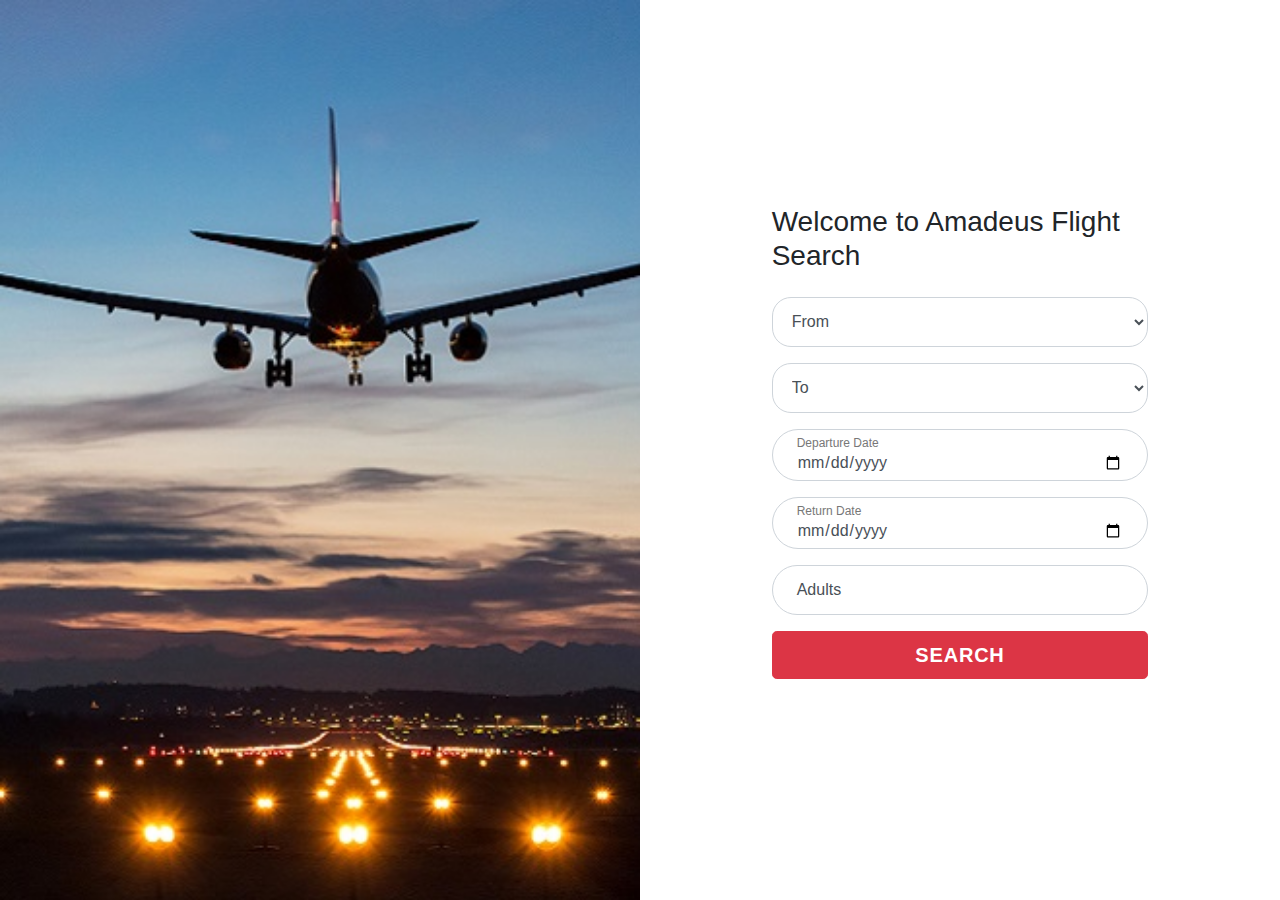
<file: index.html>
<!-- saved from url=(0053)https://amadeus4dev-smart-flightsearch.herokuapp.com/ -->
<html lang="en"><head><meta http-equiv="Content-Type" content="text/html; charset=UTF-8">

    <link rel="stylesheet" type="text/css" href="css/style.css">
    <link rel="stylesheet" href="css/bootstrap.min.css"  crossorigin="anonymous">
    

    <title>Amadeus Flight Search</title>
</head>

<body data-new-gr-c-s-check-loaded="14.984.0" data-gr-ext-installed="">

<div class="container-fluid">
  <div class="row no-gutter">
    <div class="d-none d-md-flex col-md-4 col-lg-6 bg-image"></div>
    <div class="col-md-8 col-lg-6">
      <div class="login d-flex align-items-center py-5">
        <div class="container">
          <div class="row">
            <div class="col-md-9 col-lg-8 mx-auto">
                
              <h3 class="login-heading mb-4">Welcome to Amadeus Flight Search</h3>
              <form action="/result" method="GET" id="form_id"> 
                  <div class="form-label-group">
                      <select class="form-control ui-autocomplete-input" required="" style="
                      border-radius: 19px;
                      height: 50px;
                      padding: 0px 15px;
                  ">
                        <option value="">From</option>
                        <option value="BLR">BANGALORE</option>
                        <option value="BLR">DELHI</option>
                      </select>
                  </div>

                  <div class="form-label-group">
                      <select class="form-control ui-autocomplete-input" required="" style="
                      border-radius: 19px;
                      height: 50px;
                      padding: 0px 15px;
                  ">
                        <option value="">To</option>
                        <option value="BLR">BANGALORE</option>
                        <option value="BLR">DELHI</option>
                      </select>
                  </div>
                  <div class="form-label-group">
                      <input type="date" name1="Departuredate" id="idDeparturedate" class="form-control" placeholder="Departure Date" required="">
                      <label for="idDeparturedate">Departure Date</label>
                  </div>

                  <div class="form-label-group">
                      <input type="date" name1="Returndate" id="idReturndate" class="form-control" placeholder="Return Date">
                      <label for="idReturndate">Return Date</label>
                  </div>

                  <div class="form-label-group">
                      <input type="number" name1="Adults" id="idAdults" class="form-control" placeholder="Adults">
                      <label for="idAdults">Adults</label>
                  </div>
                  <input class="btn btn-lg btn-danger btn-block btn-login text-uppercase font-weight-bold mb-2" type="Submit" name1="Submit" value="Search">
              </form>
            </div>
          </div>
        </div>
      </div>
    </div>
  </div>
</div>


<ul id="ui-id-1" tabindex="0" class="ui-menu ui-widget ui-widget-content ui-autocomplete ui-front" style="display: none;"></ul>
<div role="status" aria-live="assertive" aria-relevant="additions" class="ui-helper-hidden-accessible"></div>
<ul id="ui-id-2" tabindex="0" class="ui-menu ui-widget ui-widget-content ui-autocomplete ui-front" style="display: none;"></ul>
<div role="status" aria-live="assertive" aria-relevant="additions" class="ui-helper-hidden-accessible"></div>

</body>
</html>
</file>
<file: css/style.css>
:root {
  --input-padding-x: 1.5rem;
  --input-padding-y: 0.75rem;
}

.login,
.image {
  min-height: 100vh;
}

.bg-image {
  background-image: url('../images/bg-image.jpeg');
  background-size: cover;
  background-position: center;
}

.login-heading {
  font-weight: 300;
}

.btn-login {
  font-size: 0.9rem;
  letter-spacing: 0.05rem;
  padding: 0.75rem 1rem;
  border-radius: 2rem;
}

.form-label-group {
  position: relative;
  margin-bottom: 1rem;
}

.form-label-group>input,
.form-label-group>label {
  padding: var(--input-padding-y) var(--input-padding-x);
  height: auto;
  border-radius: 2rem;
}

.form-label-group>label {
  position: absolute;
  top: 0;
  left: 0;
  display: block;
  width: 100%;
  margin-bottom: 0;
  /* Override default `<label>` margin */
  line-height: 1.5;
  color: #495057;
  cursor: text;
  /* Match the input under the label */
  border: 1px solid transparent;
  border-radius: .25rem;
  transition: all .1s ease-in-out;
}

.form-label-group input::-webkit-input-placeholder {
  color: transparent;
}

.form-label-group input:-ms-input-placeholder {
  color: transparent;
}

.form-label-group input::-ms-input-placeholder {
  color: transparent;
}

.form-label-group input::-moz-placeholder {
  color: transparent;
}

.form-label-group input::placeholder {
  color: transparent;
}

.form-label-group input:not(:placeholder-shown) {
  padding-top: calc(var(--input-padding-y) + var(--input-padding-y) * (2 / 3));
  padding-bottom: calc(var(--input-padding-y) / 3);
}

.form-label-group input:not(:placeholder-shown)~label {
  padding-top: calc(var(--input-padding-y) / 3);
  padding-bottom: calc(var(--input-padding-y) / 3);
  font-size: 12px;
  color: #777;
}

/* Fallback for Edge
-------------------------------------------------- */

@supports (-ms-ime-align: auto) {
  .form-label-group>label {
    display: none;
  }
  .form-label-group input::-ms-input-placeholder {
    color: #777;
  }
}

/* Fallback for IE
-------------------------------------------------- */

@media all and (-ms-high-contrast: none),
(-ms-high-contrast: active) {
  .form-label-group>label {
    display: none;
  }
  .form-label-group input:-ms-input-placeholder {
    color: #777;
  }
}

.nounderline {
  text-decoration: none !important
}

p.elegantstyle {
 color: #000000bf;
 font-size: 14px; !important
 font-weight:lighter;
}

span.smallstyle {
 color: black;
 font-size: 15px; !important
}

hr.newstyle {
    border: 0;
    height: 0;
    border-top: 1px solid rgba(0, 0, 0, 0.1);
    border-bottom: 1px solid rgba(255, 255, 255, 0.3);
}

.ui-menu {
	position: relative;
	list-style: none;
	background-color: white;
	border-radius: 18px;
	z-index:10;
	box-shadow: 5px 0px 8px white;
	width: 214px;
	line-height: 200%;
	font-size: 18px;
	padding: 15px 0;
	border: solid 1px grey;
}

.ui-menu .ui-menu-item {
	margin: none;
	padding-left: 15px;
    padding-right:10px;
}
.ui-menu .ui-menu-item:hover {
	background-color: darkgrey;
}
</file>
